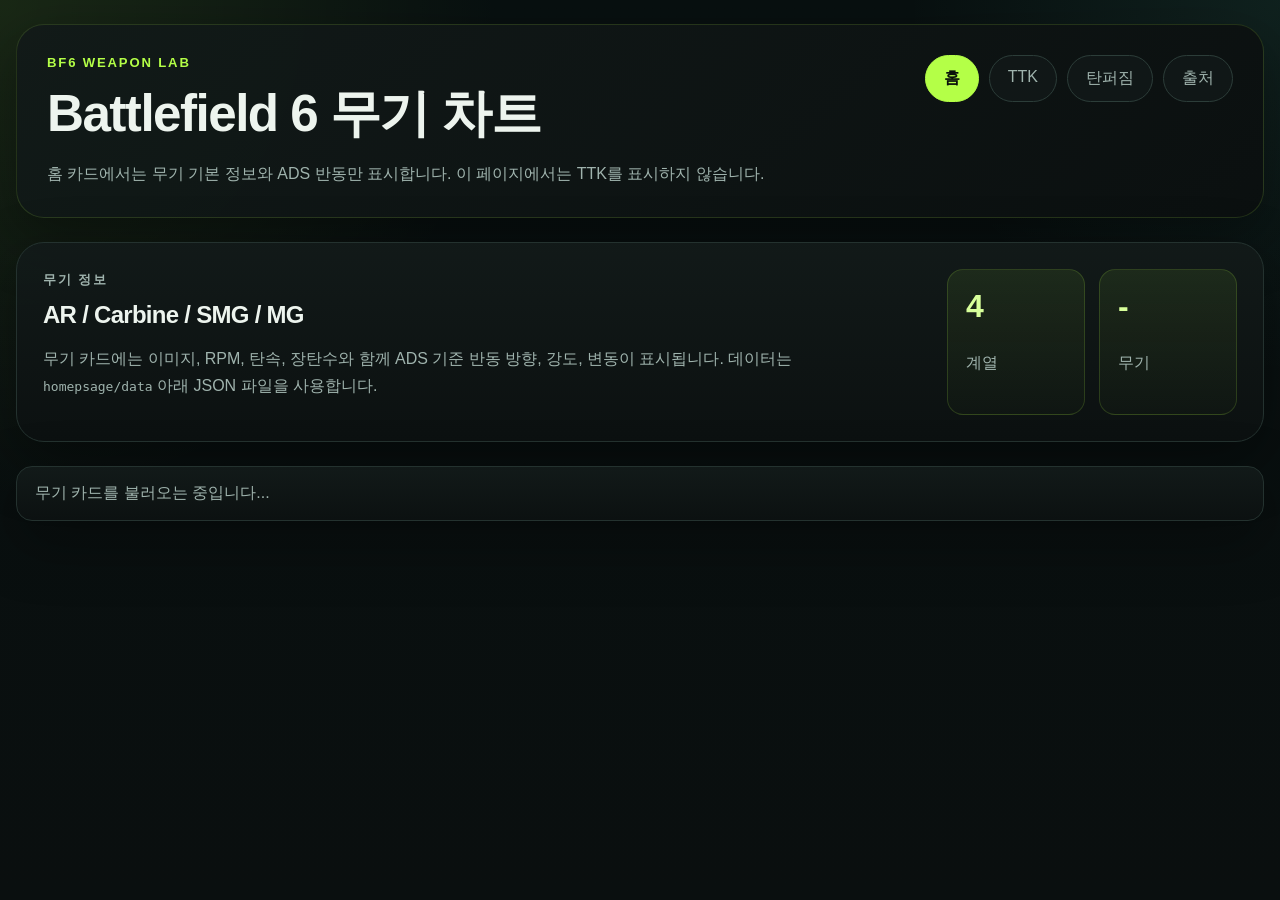
<file: BF6_Weapon/homepsage/index.html>
<!doctype html>
<html lang="ko">
  <head>
    <meta charset="utf-8" />
    <meta name="viewport" content="width=device-width, initial-scale=1" />
    <title>BF6 Weapon Lab</title>
    <meta http-equiv="refresh" content="0; url=./bf6-weapon-lab/" />
    <link rel="canonical" href="./bf6-weapon-lab/" />
  </head>
  <body>
    <p><a href="./bf6-weapon-lab/">BF6 Weapon Lab로 이동</a></p>
  </body>
  </html>
</file>
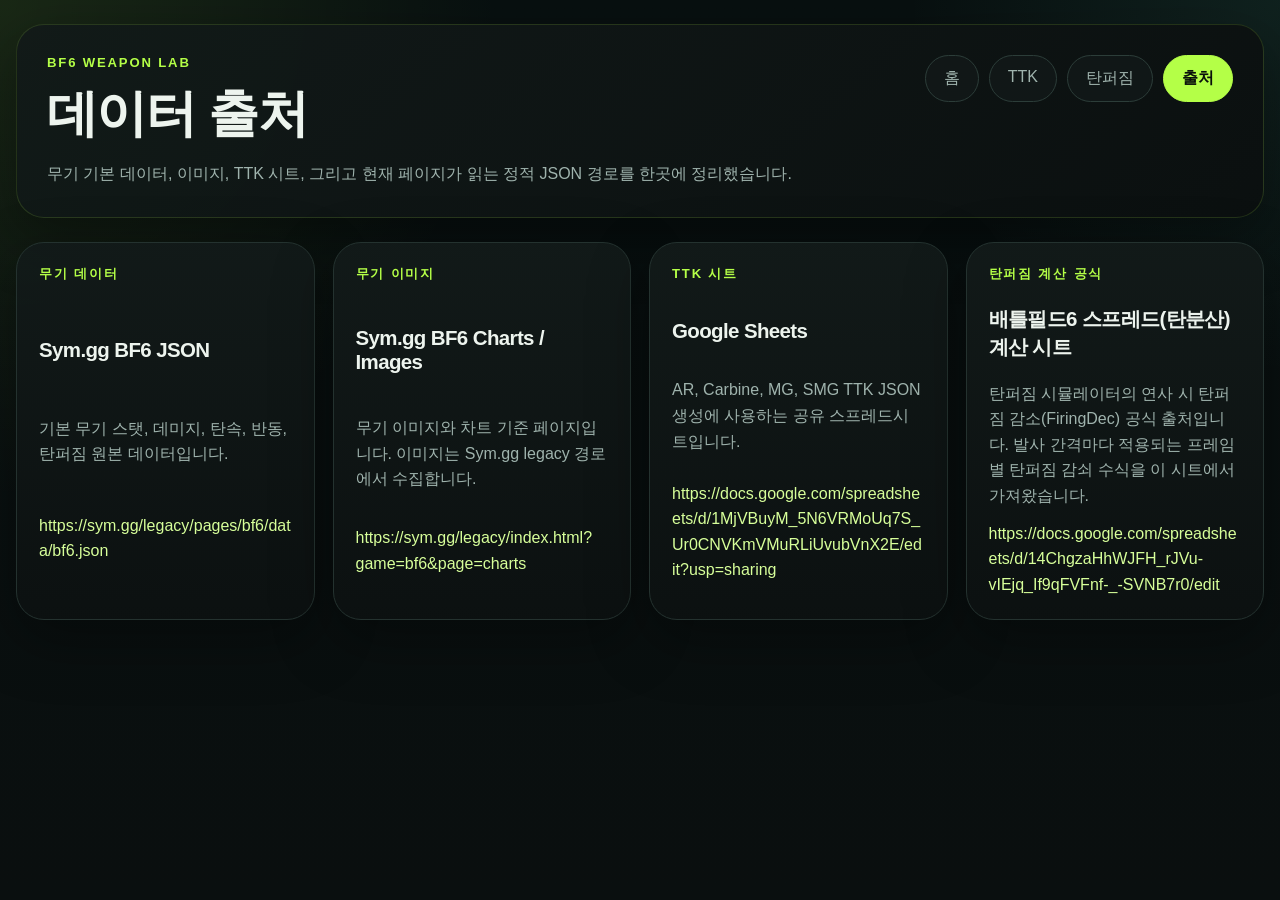
<file: BF6_Weapon/homepsage/bf6-weapon-lab/sources.html>
<!doctype html>
<html lang="ko">
  <head>
    <meta charset="utf-8" />
    <meta name="viewport" content="width=device-width, initial-scale=1" />
    <title>BF6 Weapon Lab | 출처</title>
    <meta
      name="description"
      content="BF6 Weapon Lab에서 사용하는 데이터 출처와 링크를 모아 보여줍니다."
    />
    <link rel="stylesheet" href="./assets/css/site.css" />
  </head>
  <body data-page="sources">
    <div class="site-shell">
      <header class="site-header">
        <div class="brand-block">
          <p class="eyebrow">BF6 Weapon Lab</p>
          <h1>데이터 출처</h1>
          <p class="subtitle">
            무기 기본 데이터, 이미지, TTK 시트, 그리고 현재 페이지가 읽는 정적 JSON 경로를 한곳에 정리했습니다.
          </p>
        </div>
        <nav class="top-nav" aria-label="Primary">
          <a class="nav-link" href="./index.html">홈</a>
          <a class="nav-link" href="./ttk.html">TTK</a>
          <a class="nav-link" href="./spread.html">탄퍼짐</a>
          <a class="nav-link is-active" href="./sources.html">출처</a>
        </nav>
      </header>

      <main class="page-content">
        <section class="source-grid">
          <article class="source-card">
            <p class="eyebrow">무기 데이터</p>
            <h2>Sym.gg BF6 JSON</h2>
            <p class="section-note">
              기본 무기 스탯, 데미지, 탄속, 반동, 탄퍼짐 원본 데이터입니다.
            </p>
            <a href="https://sym.gg/legacy/pages/bf6/data/bf6.json" target="_blank" rel="noreferrer">
              https://sym.gg/legacy/pages/bf6/data/bf6.json
            </a>
          </article>

          <article class="source-card">
            <p class="eyebrow">무기 이미지</p>
            <h2>Sym.gg BF6 Charts / Images</h2>
            <p class="section-note">
              무기 이미지와 차트 기준 페이지입니다. 이미지는 Sym.gg legacy 경로에서 수집합니다.
            </p>
            <a href="https://sym.gg/legacy/index.html?game=bf6&page=charts" target="_blank" rel="noreferrer">
              https://sym.gg/legacy/index.html?game=bf6&page=charts
            </a>
          </article>

          <article class="source-card">
            <p class="eyebrow">TTK 시트</p>
            <h2>Google Sheets</h2>
            <p class="section-note">
              AR, Carbine, MG, SMG TTK JSON 생성에 사용하는 공유 스프레드시트입니다.
            </p>
            <a
              href="https://docs.google.com/spreadsheets/d/1MjVBuyM_5N6VRMoUq7S_Ur0CNVKmVMuRLiUvubVnX2E/edit?usp=sharing"
              target="_blank"
              rel="noreferrer"
            >
              https://docs.google.com/spreadsheets/d/1MjVBuyM_5N6VRMoUq7S_Ur0CNVKmVMuRLiUvubVnX2E/edit?usp=sharing
            </a>
          </article>

          <article class="source-card">
            <p class="eyebrow">탄퍼짐 계산 공식</p>
            <h2>배틀필드6 스프레드(탄분산) 계산 시트</h2>
            <p class="section-note">
              탄퍼짐 시뮬레이터의 연사 시 탄퍼짐 감소(FiringDec) 공식 출처입니다. 발사 간격마다 적용되는 프레임별 탄퍼짐 감쇠 수식을 이 시트에서 가져왔습니다.
            </p>
            <a
              href="https://docs.google.com/spreadsheets/d/14ChgzaHhWJFH_rJVu-vIEjq_If9qFVFnf-_-SVNB7r0/edit"
              target="_blank"
              rel="noreferrer"
            >
              https://docs.google.com/spreadsheets/d/14ChgzaHhWJFH_rJVu-vIEjq_If9qFVFnf-_-SVNB7r0/edit
            </a>
          </article>
        </section>
      </main>
    </div>
  </body>
</html>
</file>
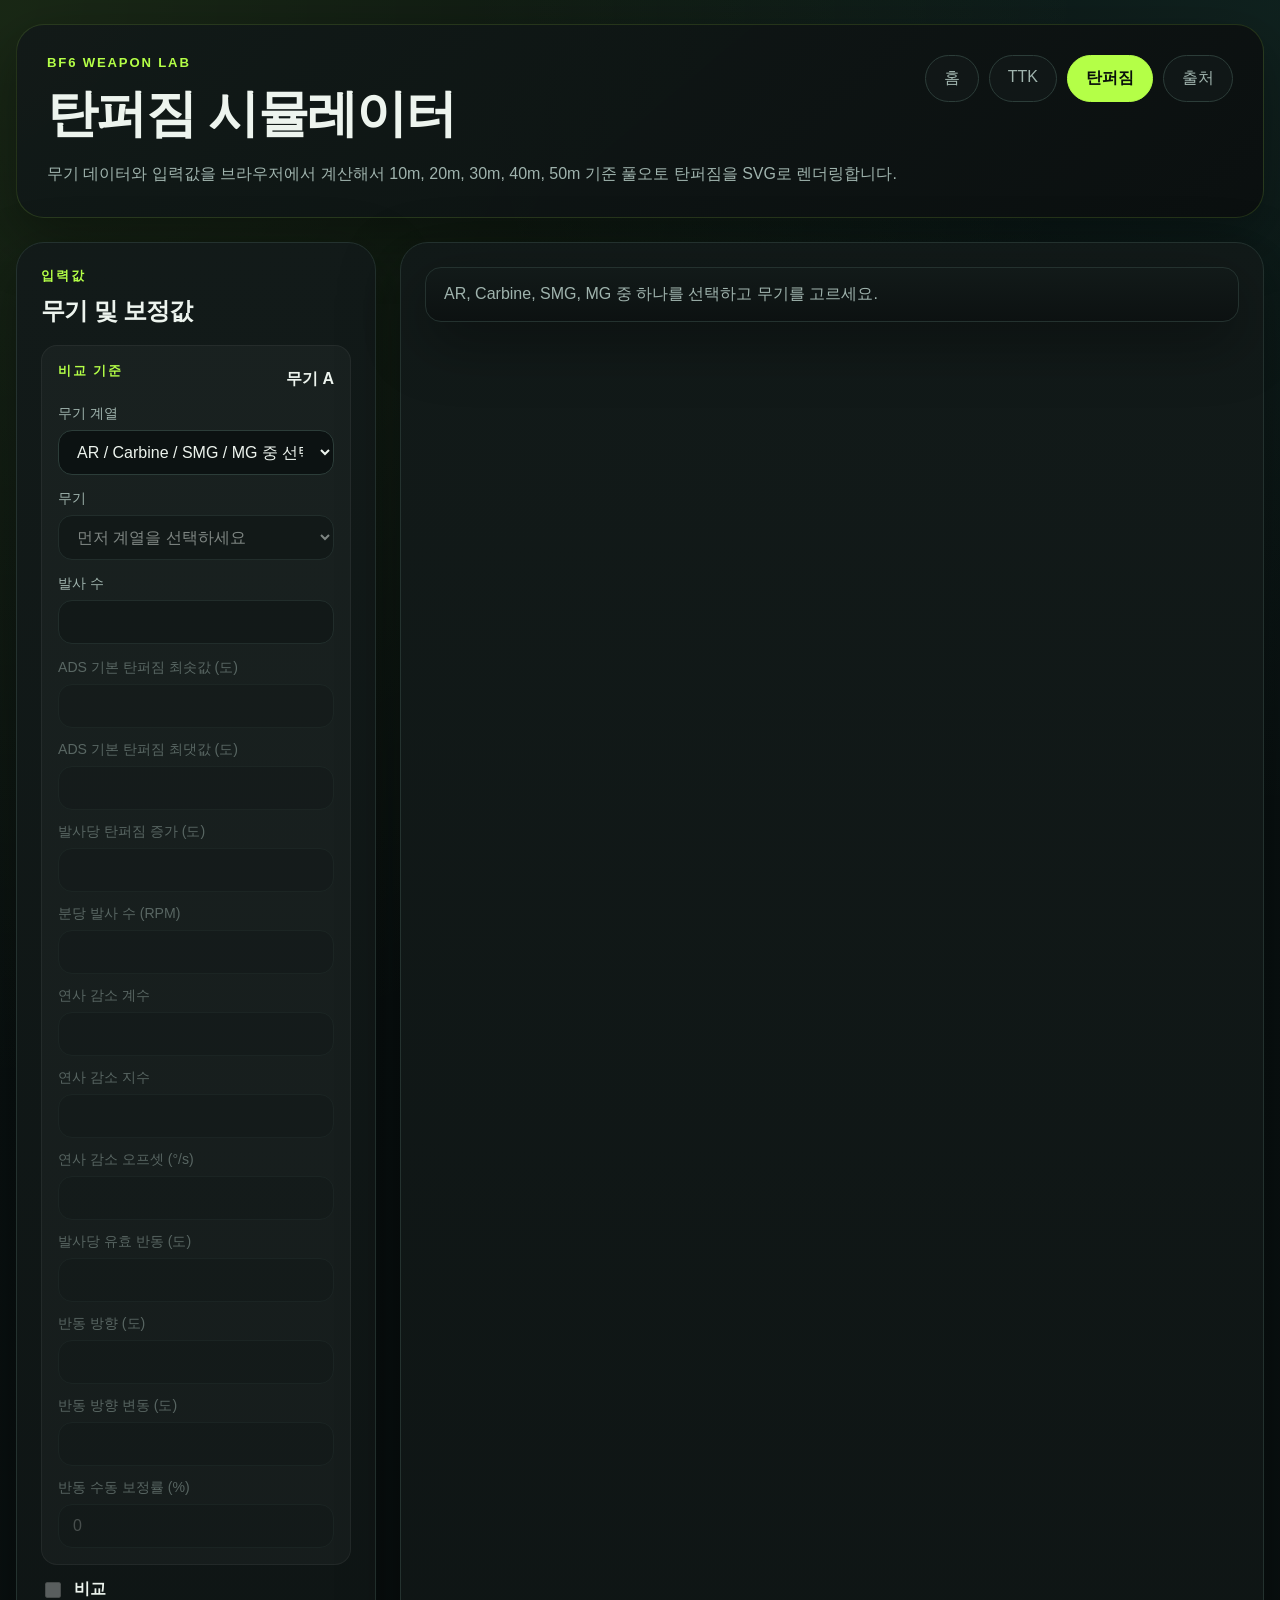
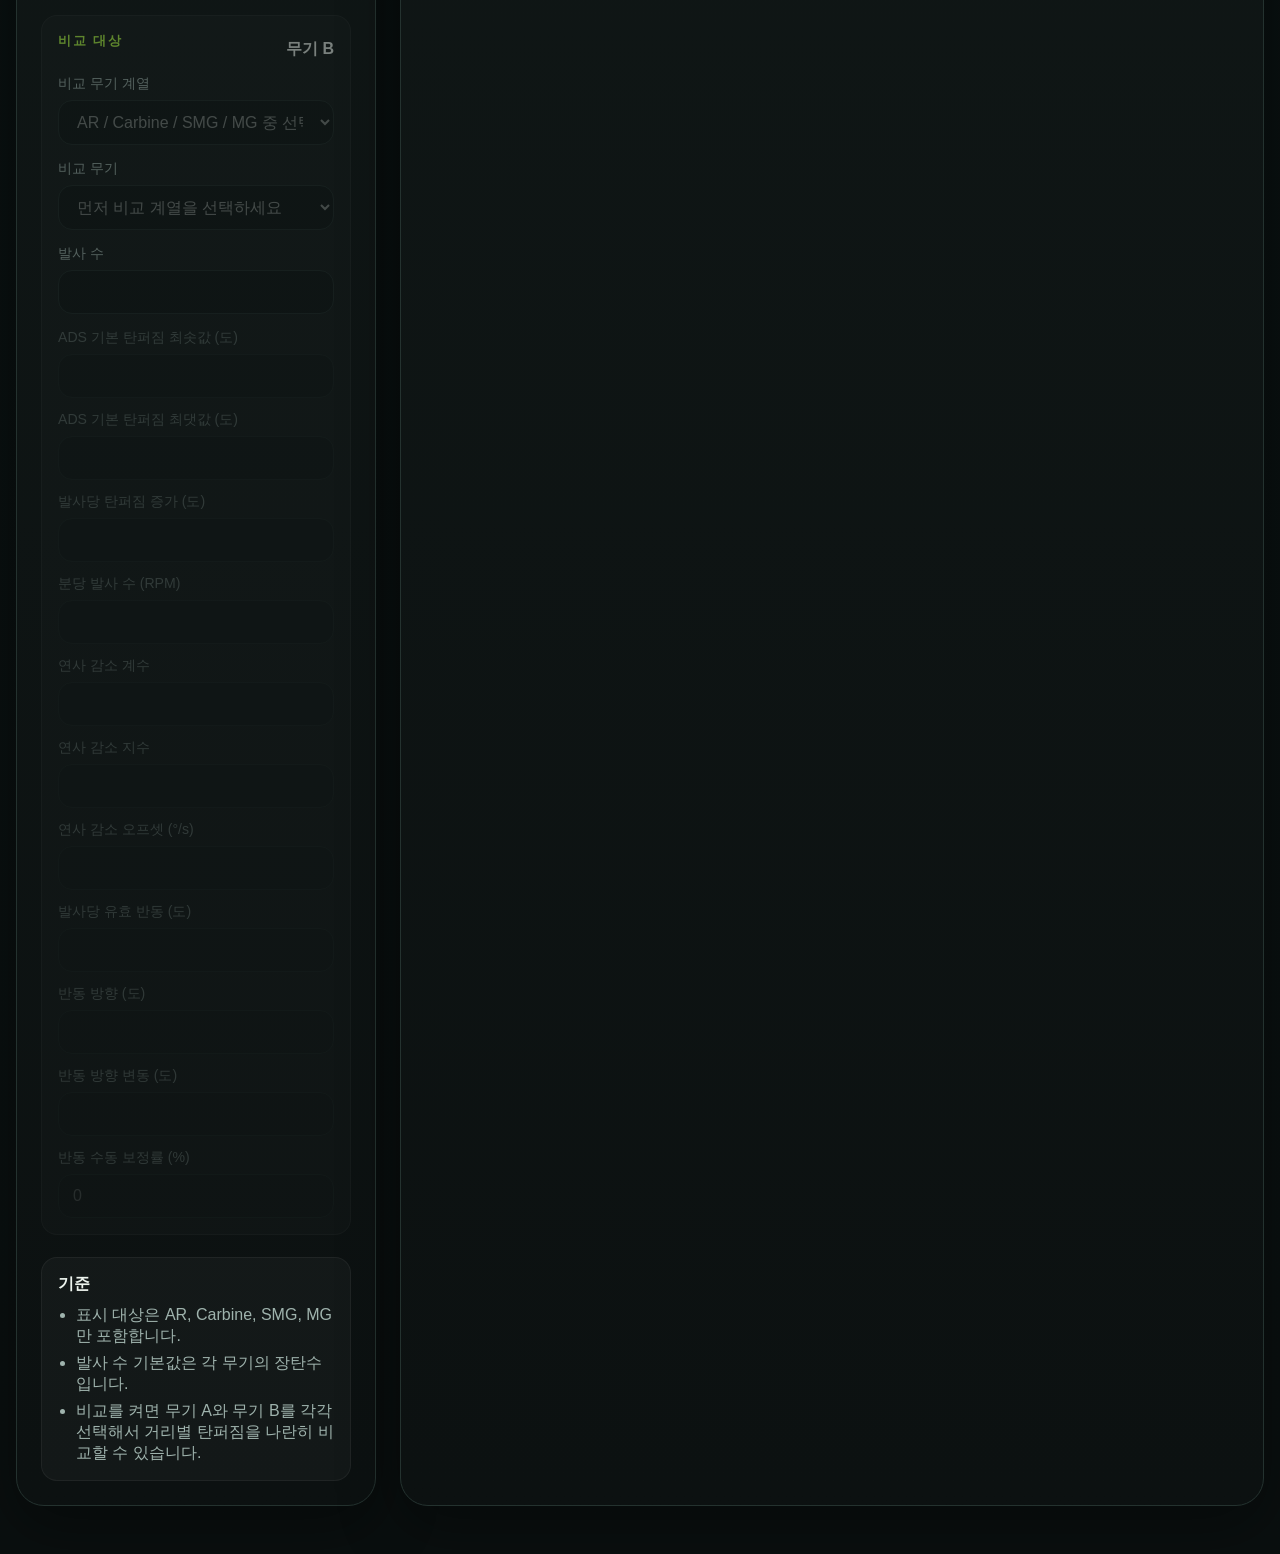
<file: BF6_Weapon/homepsage/bf6-weapon-lab/spread.html>
<!doctype html>
<html lang="ko">
  <head>
    <meta charset="utf-8" />
    <meta name="viewport" content="width=device-width, initial-scale=1" />
    <title>BF6 Weapon Lab | 탄퍼짐</title>
    <meta
      name="description"
      content="AR, Carbine, SMG, MG 무기의 탄퍼짐과 반동 입력값을 비교할 수 있습니다."
    />
    <link rel="stylesheet" href="./assets/css/site.css?v=3" />
  </head>
  <body data-page="spread">
    <div class="site-shell">
      <header class="site-header">
        <div class="brand-block">
          <p class="eyebrow">BF6 Weapon Lab</p>
          <h1>탄퍼짐 시뮬레이터</h1>
          <p class="subtitle">
            무기 데이터와 입력값을 브라우저에서 계산해서 10m, 20m, 30m, 40m, 50m 기준 풀오토 탄퍼짐을
            SVG로 렌더링합니다.
          </p>
        </div>
        <nav class="top-nav" aria-label="Primary">
          <a class="nav-link" href="./index.html">홈</a>
          <a class="nav-link" href="./ttk.html">TTK</a>
          <a class="nav-link is-active" href="./spread.html">탄퍼짐</a>
          <a class="nav-link" href="./sources.html">출처</a>
        </nav>
      </header>

      <main class="page-content">
        <section class="spread-layout">
          <aside class="control-panel">
            <div class="panel-heading">
              <p class="eyebrow">입력값</p>
              <h2>무기 및 보정값</h2>
            </div>

            <form id="spreadForm" class="control-form" autocomplete="off">
              <section class="compare-fieldset">
                <div class="compare-fieldset-head">
                  <p class="eyebrow">비교 기준</p>
                  <h3>무기 A</h3>
                </div>

                <label class="field">
                  <span>무기 계열</span>
                  <select id="classSelect" required>
                    <option value="">AR / Carbine / SMG / MG 중 선택</option>
                  </select>
                </label>

                <label class="field">
                  <span>무기</span>
                  <select id="weaponSelect" disabled required>
                    <option value="">먼저 계열을 선택하세요</option>
                  </select>
                </label>

                <label class="field">
                  <span>발사 수</span>
                  <input id="primaryShotCount" type="number" step="1" min="1" disabled />
                </label>

                <div id="primaryControlGroup" class="field-grid is-disabled" aria-live="polite">
                  <label class="field">
                    <span>ADS 기본 탄퍼짐 최솟값 (도)</span>
                    <input id="primaryAdsBaseSpread" type="number" step="0.001" min="0" disabled />
                  </label>
                  <label class="field">
                    <span>ADS 기본 탄퍼짐 최댓값 (도)</span>
                    <input id="primaryAdsBaseMax" type="number" step="0.1" min="0" disabled />
                  </label>
                  <label class="field">
                    <span>발사당 탄퍼짐 증가 (도)</span>
                    <input id="primaryAdsSpreadInc" type="number" step="0.001" min="0" disabled />
                  </label>
                  <label class="field">
                    <span>분당 발사 수 (RPM)</span>
                    <input id="primaryRpm" type="number" step="1" min="1" disabled />
                  </label>
                  <label class="field">
                    <span>연사 감소 계수</span>
                    <input id="primaryFiringDecCoef" type="number" step="0.01" min="0" disabled />
                  </label>
                  <label class="field">
                    <span>연사 감소 지수</span>
                    <input id="primaryFiringDecExp" type="number" step="0.01" min="0" disabled />
                  </label>
                  <label class="field">
                    <span>연사 감소 오프셋 (°/s)</span>
                    <input id="primaryFiringDecOffset" type="number" step="0.01" min="0" disabled />
                  </label>
                  <label class="field">
                    <span>발사당 유효 반동 (도)</span>
                    <input id="primaryRecoilAmount" type="number" step="0.001" min="0" disabled />
                  </label>
                  <label class="field">
                    <span>반동 방향 (도)</span>
                    <input id="primaryRecoilDirection" type="number" step="0.1" disabled />
                  </label>
                  <label class="field">
                    <span>반동 방향 변동 (도)</span>
                    <input id="primaryRecoilVariation" type="number" step="0.1" min="0" disabled />
                  </label>
                  <label class="field">
                    <span>반동 수동 보정률 (%)</span>
                    <input id="primaryRecoilCompensation" type="number" step="1" min="0" max="100" value="0" disabled />
                  </label>
                </div>
              </section>

              <label class="compare-toggle">
                <input id="compareEnabled" type="checkbox" disabled />
                <span>비교</span>
              </label>

              <section id="compareFieldset" class="compare-fieldset is-disabled" aria-live="polite">
                <div class="compare-fieldset-head">
                  <p class="eyebrow">비교 대상</p>
                  <h3>무기 B</h3>
                </div>

                <label class="field">
                  <span>비교 무기 계열</span>
                  <select id="compareClassSelect" disabled>
                    <option value="">AR / Carbine / SMG / MG 중 선택</option>
                  </select>
                </label>

                <label class="field">
                  <span>비교 무기</span>
                  <select id="compareWeaponSelect" disabled>
                    <option value="">먼저 비교 계열을 선택하세요</option>
                  </select>
                </label>

                <label class="field">
                  <span>발사 수</span>
                  <input id="compareShotCount" type="number" step="1" min="1" disabled />
                </label>

                <div id="compareControlGroup" class="field-grid is-disabled">
                  <label class="field">
                    <span>ADS 기본 탄퍼짐 최솟값 (도)</span>
                    <input id="compareAdsBaseSpread" type="number" step="0.001" min="0" disabled />
                  </label>
                  <label class="field">
                    <span>ADS 기본 탄퍼짐 최댓값 (도)</span>
                    <input id="compareAdsBaseMax" type="number" step="0.1" min="0" disabled />
                  </label>
                  <label class="field">
                    <span>발사당 탄퍼짐 증가 (도)</span>
                    <input id="compareAdsSpreadInc" type="number" step="0.001" min="0" disabled />
                  </label>
                  <label class="field">
                    <span>분당 발사 수 (RPM)</span>
                    <input id="compareRpm" type="number" step="1" min="1" disabled />
                  </label>
                  <label class="field">
                    <span>연사 감소 계수</span>
                    <input id="compareFiringDecCoef" type="number" step="0.01" min="0" disabled />
                  </label>
                  <label class="field">
                    <span>연사 감소 지수</span>
                    <input id="compareFiringDecExp" type="number" step="0.01" min="0" disabled />
                  </label>
                  <label class="field">
                    <span>연사 감소 오프셋 (°/s)</span>
                    <input id="compareFiringDecOffset" type="number" step="0.01" min="0" disabled />
                  </label>
                  <label class="field">
                    <span>발사당 유효 반동 (도)</span>
                    <input id="compareRecoilAmount" type="number" step="0.001" min="0" disabled />
                  </label>
                  <label class="field">
                    <span>반동 방향 (도)</span>
                    <input id="compareRecoilDirection" type="number" step="0.1" disabled />
                  </label>
                  <label class="field">
                    <span>반동 방향 변동 (도)</span>
                    <input id="compareRecoilVariation" type="number" step="0.1" min="0" disabled />
                  </label>
                  <label class="field">
                    <span>반동 수동 보정률 (%)</span>
                    <input id="compareRecoilCompensation" type="number" step="1" min="0" max="100" value="0" disabled />
                  </label>
                </div>
              </section>
            </form>

            <section class="spread-notes">
              <h3>기준</h3>
              <ul>
                <li>표시 대상은 AR, Carbine, SMG, MG만 포함합니다.</li>
                <li>발사 수 기본값은 각 무기의 장탄수입니다.</li>
                <li>비교를 켜면 무기 A와 무기 B를 각각 선택해서 거리별 탄퍼짐을 나란히 비교할 수 있습니다.</li>
              </ul>
            </section>
          </aside>

          <section class="spread-results">
            <div id="spreadStatus" class="status-banner">
              AR, Carbine, SMG, MG 중 하나를 선택하고 무기를 고르면 결과가 표시됩니다.
            </div>
            <div id="spreadMeta" class="spread-meta" hidden></div>
            <div id="spreadGrid" class="spread-grid" hidden></div>
          </section>
        </section>
      </main>
    </div>

    <script type="module" src="./assets/js/spread.js?v=5"></script>
  </body>
</html>
</file>
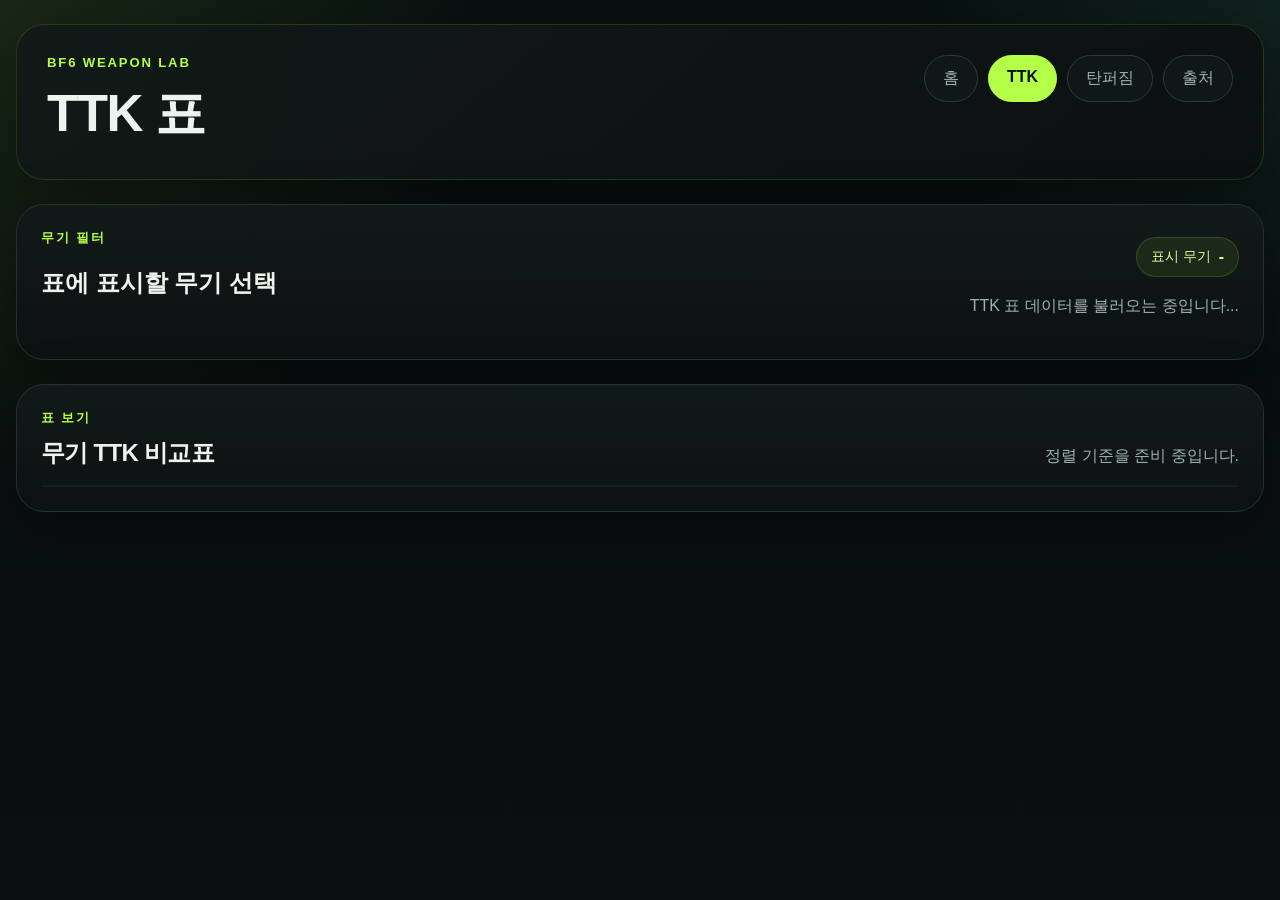
<file: BF6_Weapon/homepsage/bf6-weapon-lab/ttk.html>
<!doctype html>
<html lang="ko">
  <head>
    <meta charset="utf-8" />
    <meta name="viewport" content="width=device-width, initial-scale=1" />
    <title>BF6 Weapon Lab | TTK 표</title>
    <meta
      name="description"
      content="Google Sheet에서 생성한 Battlefield 6 무기 TTK 데이터를 표로 비교합니다."
    />
    <link rel="stylesheet" href="./assets/css/site.css" />
  </head>
  <body data-page="ttk">
    <div class="site-shell">
      <header class="site-header">
        <div class="brand-block">
          <p class="eyebrow">BF6 Weapon Lab</p>
          <h1>TTK 표</h1>
        </div>
        <nav class="top-nav" aria-label="Primary">
          <a class="nav-link" href="./index.html">홈</a>
          <a class="nav-link is-active" href="./ttk.html">TTK</a>
          <a class="nav-link" href="./spread.html">탄퍼짐</a>
          <a class="nav-link" href="./sources.html">출처</a>
        </nav>
      </header>

      <main class="page-content">
        <section class="filter-card">
          <div class="filter-card-head">
            <div>
              <p class="eyebrow">무기 필터</p>
              <h2>표에 표시할 무기 선택</h2>
            </div>
            <div class="filter-summary">
              <span class="filter-count">
                표시 무기 <strong id="ttkWeaponCount">-</strong>
              </span>
              <p id="ttkStatus" class="section-note">TTK 표 데이터를 불러오는 중입니다...</p>
            </div>
          </div>
          <div id="ttkFilterGroups" class="ttk-filter-groups" aria-live="polite"></div>
        </section>

        <section class="table-card">
          <div class="table-card-head">
            <div>
              <p class="eyebrow">표 보기</p>
              <h2>무기 TTK 비교표</h2>
            </div>
            <p id="ttkSortHint" class="section-note">정렬 기준을 준비 중입니다.</p>
          </div>
          <div class="ttk-table-wrap">
            <table class="ttk-table">
              <thead id="ttkTableHead"></thead>
              <tbody id="ttkTableBody"></tbody>
            </table>
          </div>
        </section>
      </main>
    </div>

    <script type="module" src="./assets/js/ttk.js"></script>
  </body>
</html>
</file>
<file: BF6_Weapon/homepsage/bf6-weapon-lab/assets/css/site.css>
:root {
  --bg: #0a0f0f;
  --panel: #121a19;
  --panel-strong: #182321;
  --panel-soft: #1c2826;
  --border: #2c3d39;
  --border-soft: #24322f;
  --text: #edf4ee;
  --muted: #9fb3ad;
  --accent: #b4ff47;
  --accent-soft: #d7ff9a;
  --danger: #ff7c6a;
  --shadow: 0 20px 60px rgba(0, 0, 0, 0.35);
  --radius-xl: 28px;
  --radius-lg: 22px;
  --radius-md: 16px;
}

* {
  box-sizing: border-box;
}

html {
  scroll-behavior: smooth;
}

body {
  margin: 0;
  min-height: 100vh;
  font-family: "Segoe UI", "Pretendard", "Noto Sans KR", sans-serif;
  color: var(--text);
  background:
    radial-gradient(circle at top left, rgba(180, 255, 71, 0.1), transparent 32%),
    radial-gradient(circle at top right, rgba(108, 239, 202, 0.08), transparent 24%),
    linear-gradient(180deg, #081010 0%, #0a0f0f 100%);
}

a {
  color: inherit;
  text-decoration: none;
}

img {
  display: block;
  max-width: 100%;
}

.site-shell {
  width: min(1500px, calc(100vw - 32px));
  margin: 0 auto;
  padding: 24px 0 48px;
}

.site-header {
  display: flex;
  justify-content: space-between;
  gap: 24px;
  align-items: flex-start;
  margin-bottom: 24px;
  padding: 30px;
  border: 1px solid rgba(180, 255, 71, 0.14);
  border-radius: var(--radius-xl);
  background: linear-gradient(140deg, rgba(18, 26, 25, 0.96), rgba(11, 16, 16, 0.98));
  box-shadow: var(--shadow);
}

.brand-block h1,
.hero-panel h2,
.panel-heading h2,
.table-card-head h2,
.class-section-header h2 {
  margin: 0;
  font-weight: 800;
  letter-spacing: -0.03em;
}

.brand-block h1 {
  font-size: clamp(2rem, 4vw, 3.2rem);
}

.eyebrow,
.hero-label {
  margin: 0 0 10px;
  color: var(--accent);
  font-size: 0.82rem;
  font-weight: 800;
  letter-spacing: 0.14em;
  text-transform: uppercase;
}

.subtitle,
.hero-panel p,
.section-note,
.status-banner,
.meta-label,
.weapon-note,
.breakpoint-tip,
.spread-notes li {
  color: var(--muted);
}

.subtitle {
  max-width: 860px;
  margin: 12px 0 0;
  line-height: 1.6;
}

.top-nav {
  display: inline-flex;
  gap: 10px;
  flex-wrap: wrap;
}

.nav-link {
  padding: 12px 18px;
  border: 1px solid var(--border);
  border-radius: 999px;
  background: rgba(18, 26, 25, 0.72);
  color: var(--muted);
  transition: 180ms ease;
}

.nav-link:hover,
.nav-link:focus-visible {
  color: var(--text);
  border-color: var(--accent);
}

.nav-link.is-active {
  color: #09100b;
  border-color: var(--accent);
  background: var(--accent);
  font-weight: 700;
}

.page-content {
  display: grid;
  gap: 24px;
}

.hero-panel,
.control-panel,
.spread-results,
.filter-card,
.source-card,
.table-card,
.class-section,
.weapon-card,
.status-banner {
  border: 1px solid var(--border-soft);
  background: linear-gradient(180deg, rgba(18, 26, 25, 0.98), rgba(12, 17, 17, 0.98));
  box-shadow: var(--shadow);
}

.hero-panel {
  display: flex;
  justify-content: space-between;
  gap: 24px;
  align-items: stretch;
  padding: 26px;
  border-radius: var(--radius-xl);
}

.hero-panel p {
  max-width: 780px;
  line-height: 1.7;
}

.hero-meta {
  display: grid;
  grid-template-columns: repeat(2, minmax(120px, 1fr));
  gap: 14px;
  min-width: 290px;
}

.meta-chip {
  display: grid;
  gap: 6px;
  padding: 18px;
  border-radius: var(--radius-md);
  background: linear-gradient(180deg, rgba(180, 255, 71, 0.08), rgba(180, 255, 71, 0.02));
  border: 1px solid rgba(180, 255, 71, 0.16);
}

.meta-value {
  font-size: 2rem;
  font-weight: 800;
  color: var(--accent-soft);
}

.status-banner {
  padding: 16px 18px;
  border-radius: var(--radius-md);
}

.status-banner.is-error {
  color: #ffd8d1;
  border-color: rgba(255, 124, 106, 0.28);
  background: rgba(73, 31, 24, 0.88);
}

.weapon-sections {
  display: grid;
  gap: 22px;
}

.class-section {
  padding: 22px;
  border-radius: var(--radius-xl);
}

.class-section-header {
  display: flex;
  justify-content: space-between;
  gap: 18px;
  align-items: end;
  margin-bottom: 18px;
}

.class-section-header h2 {
  font-size: clamp(1.5rem, 2vw, 2rem);
}

.section-note {
  margin: 8px 0 0;
  line-height: 1.6;
}

.weapon-grid {
  display: grid;
  grid-template-columns: repeat(auto-fit, minmax(290px, 1fr));
  gap: 18px;
}

.weapon-card {
  display: grid;
  gap: 16px;
  padding: 18px;
  border-radius: var(--radius-lg);
}

.weapon-card-header {
  display: flex;
  justify-content: space-between;
  gap: 14px;
  align-items: start;
}

.weapon-name {
  margin: 0;
  font-size: 1.35rem;
  font-weight: 800;
  letter-spacing: -0.03em;
}

.weapon-codename {
  margin-top: 6px;
  color: var(--muted);
  font-size: 0.85rem;
}

.weapon-badge {
  padding: 8px 11px;
  border-radius: 999px;
  border: 1px solid rgba(180, 255, 71, 0.18);
  background: rgba(180, 255, 71, 0.08);
  color: var(--accent-soft);
  font-size: 0.75rem;
  font-weight: 700;
  letter-spacing: 0.08em;
  text-transform: uppercase;
}

.weapon-visual {
  min-height: 138px;
  display: grid;
  place-items: center;
  padding: 14px;
  border-radius: var(--radius-md);
  background:
    radial-gradient(circle at center, rgba(180, 255, 71, 0.12), transparent 58%),
    linear-gradient(180deg, rgba(24, 35, 33, 0.95), rgba(11, 16, 16, 0.95));
  border: 1px solid rgba(180, 255, 71, 0.08);
}

.weapon-visual picture,
.weapon-visual img {
  width: 100%;
  max-width: 260px;
  max-height: 110px;
  object-fit: contain;
}

.stat-grid {
  display: grid;
  grid-template-columns: repeat(3, minmax(0, 1fr));
  gap: 12px;
}

.stat-box {
  padding: 12px;
  border-radius: 14px;
  background: rgba(255, 255, 255, 0.025);
  border: 1px solid rgba(255, 255, 255, 0.06);
}

.stat-label {
  display: block;
  font-size: 0.74rem;
  color: var(--muted);
  margin-bottom: 6px;
  text-transform: uppercase;
  letter-spacing: 0.08em;
}

.stat-value {
  font-size: 1.08rem;
  font-weight: 700;
}

.breakpoint-block {
  display: grid;
  gap: 10px;
}

.breakpoint-head {
  display: flex;
  justify-content: space-between;
  align-items: baseline;
  gap: 12px;
}

.breakpoint-head h3 {
  margin: 0;
  font-size: 1rem;
}

.breakpoint-tip {
  font-size: 0.76rem;
}

.ttk-list {
  display: grid;
  gap: 8px;
}

.ttk-item {
  display: grid;
  grid-template-columns: 82px 1fr 1fr;
  gap: 10px;
  align-items: center;
  padding: 10px 12px;
  border-radius: 12px;
  background: rgba(255, 255, 255, 0.03);
  border: 1px solid rgba(255, 255, 255, 0.05);
}

.ttk-distance {
  color: var(--accent-soft);
  font-weight: 700;
}

.ttk-meta {
  color: var(--muted);
  font-size: 0.88rem;
}

.ttk-value {
  text-align: right;
  font-weight: 800;
}

.recoil-block {
  display: grid;
  gap: 10px;
}

.recoil-block-head {
  margin: 0 0 2px;
}

.recoil-fan-svg {
  width: 100%;
  display: block;
}

.recoil-nums {
  display: grid;
  grid-template-columns: repeat(3, 1fr);
  gap: 4px;
  margin-top: -4px;
}

.recoil-num-item {
  display: flex;
  flex-direction: column;
  align-items: center;
  gap: 1px;
}

.stat-box--ttk10 {
  display: flex;
  justify-content: space-between;
  align-items: center;
  margin-top: 2px;
}

.ttk10-values {
  display: flex;
  align-items: baseline;
  gap: 6px;
}

.stat-sublabel {
  color: var(--muted);
  font-size: 0.8rem;
}

.spread-layout {
  display: grid;
  grid-template-columns: 360px minmax(0, 1fr);
  gap: 24px;
}

.control-panel,
.spread-results,
.filter-card,
.table-card {
  border-radius: var(--radius-xl);
  padding: 24px;
}

.filter-card-head {
  display: flex;
  justify-content: space-between;
  gap: 16px;
  align-items: end;
  margin-bottom: 16px;
}

.filter-summary {
  display: grid;
  gap: 8px;
  justify-items: end;
}

.filter-count {
  display: inline-flex;
  align-items: center;
  gap: 8px;
  padding: 10px 14px;
  border-radius: 999px;
  border: 1px solid rgba(180, 255, 71, 0.16);
  background: rgba(180, 255, 71, 0.08);
  color: var(--accent-soft);
  font-size: 0.86rem;
}

.filter-count strong {
  font-size: 1rem;
}

.ttk-filter-groups {
  display: grid;
  grid-template-columns: repeat(2, minmax(0, 1fr));
  gap: 16px;
}

.ttk-filter-group {
  padding: 16px;
  border-radius: var(--radius-lg);
  background: linear-gradient(180deg, rgba(24, 35, 33, 0.95), rgba(8, 12, 12, 0.95));
  border: 1px solid rgba(255, 255, 255, 0.06);
}

.ttk-filter-group-head {
  display: flex;
  justify-content: space-between;
  gap: 8px;
  align-items: center;
  margin-bottom: 12px;
}

.ttk-filter-group-head h3 {
  margin: 0;
  font-size: 1rem;
}

.ttk-group-toggle {
  display: inline-flex;
  align-items: center;
  gap: 10px;
  cursor: pointer;
}

.ttk-group-toggle input[type="checkbox"] {
  width: 16px;
  min-width: 16px;
  height: 16px;
  padding: 0;
  accent-color: var(--accent);
}

.ttk-group-toggle span {
  color: var(--text);
  font-size: 1rem;
  font-weight: 700;
}

.ttk-filter-group-head span {
  color: var(--muted);
  font-size: 0.82rem;
}

.ttk-filter-list {
  display: grid;
  grid-template-columns: repeat(auto-fit, minmax(150px, 1fr));
  gap: 10px;
}

.ttk-check {
  display: flex;
  align-items: center;
  gap: 10px;
  padding: 10px 12px;
  border-radius: 12px;
  background: rgba(255, 255, 255, 0.03);
  border: 1px solid rgba(255, 255, 255, 0.05);
  cursor: pointer;
}

.ttk-check input[type="checkbox"] {
  width: 16px;
  min-width: 16px;
  height: 16px;
  padding: 0;
  accent-color: var(--accent);
}

.ttk-check span {
  color: var(--text);
  font-size: 0.9rem;
}

.table-card-head {
  display: flex;
  justify-content: space-between;
  gap: 16px;
  align-items: end;
  margin-bottom: 16px;
}

.ttk-table-wrap {
  overflow: auto;
  border-radius: var(--radius-lg);
  border: 1px solid rgba(255, 255, 255, 0.06);
  background: rgba(7, 16, 15, 0.94);
}

.ttk-table {
  width: 100%;
  min-width: 1160px;
  border-collapse: collapse;
}

.ttk-table th,
.ttk-table td {
  padding: 14px 16px;
  border-bottom: 1px solid rgba(255, 255, 255, 0.06);
  vertical-align: middle;
  white-space: nowrap;
}

.ttk-table thead th {
  position: sticky;
  top: 0;
  z-index: 1;
  background: rgba(16, 24, 23, 0.98);
}

.ttk-table tbody tr:hover {
  background: rgba(180, 255, 71, 0.05);
}

.sort-button {
  padding: 0;
  border: 0;
  background: transparent;
  color: var(--muted);
  font: inherit;
  font-weight: 700;
  cursor: pointer;
}

.sort-button:hover,
.sort-button:focus-visible,
.sort-button.is-active {
  color: var(--accent-soft);
}

.align-right {
  text-align: right;
}

.weapon-cell {
  display: grid;
  gap: 4px;
}

.weapon-cell strong {
  font-size: 0.98rem;
}

.weapon-cell span,
.cell-muted {
  color: var(--muted);
  font-size: 0.84rem;
}

.class-pill {
  display: inline-flex;
  padding: 7px 11px;
  border-radius: 999px;
  border: 1px solid rgba(180, 255, 71, 0.16);
  background: rgba(180, 255, 71, 0.08);
  color: var(--accent-soft);
  font-size: 0.78rem;
  font-weight: 700;
  letter-spacing: 0.06em;
  text-transform: uppercase;
}

.source-grid {
  display: grid;
  grid-template-columns: repeat(auto-fit, minmax(280px, 1fr));
  gap: 18px;
}

.source-card {
  display: grid;
  gap: 12px;
  padding: 22px;
  border-radius: var(--radius-xl);
}

.source-card h2 {
  margin: 0;
  font-size: 1.28rem;
  letter-spacing: -0.03em;
}

.source-card a {
  color: var(--accent-soft);
  line-height: 1.6;
  overflow-wrap: anywhere;
}

.source-card a:hover,
.source-card a:focus-visible {
  text-decoration: underline;
}

.panel-heading {
  margin-bottom: 18px;
}

.control-form {
  display: grid;
  gap: 14px;
}

.compare-toggle {
  display: inline-flex;
  align-items: center;
  gap: 10px;
  width: fit-content;
  cursor: pointer;
}

.compare-toggle input[type="checkbox"] {
  width: 16px;
  min-width: 16px;
  height: 16px;
  padding: 0;
  accent-color: var(--accent);
}

.compare-toggle span {
  color: var(--text);
  font-weight: 700;
}

.compare-fieldset {
  display: grid;
  gap: 14px;
  padding: 16px;
  border-radius: var(--radius-md);
  background: rgba(255, 255, 255, 0.03);
  border: 1px solid rgba(255, 255, 255, 0.05);
}

.compare-fieldset.is-disabled {
  opacity: 0.48;
}

.compare-fieldset-head {
  display: flex;
  justify-content: space-between;
  gap: 12px;
  align-items: end;
}

.compare-fieldset-head h3 {
  margin: 0;
  font-size: 1rem;
}

.field-grid {
  display: grid;
  gap: 12px;
}

.field {
  display: grid;
  gap: 7px;
}

.field span {
  color: var(--muted);
  font-size: 0.88rem;
}

select,
input {
  width: 100%;
  padding: 12px 14px;
  border: 1px solid var(--border);
  border-radius: 14px;
  background: rgba(12, 17, 17, 0.9);
  color: var(--text);
  font: inherit;
}

select:disabled,
input:disabled,
.field-grid.is-disabled {
  opacity: 0.48;
}

.spread-notes {
  margin-top: 22px;
  padding: 16px;
  border-radius: var(--radius-md);
  background: rgba(255, 255, 255, 0.03);
  border: 1px solid rgba(255, 255, 255, 0.05);
}

.spread-notes h3 {
  margin: 0 0 10px;
  font-size: 1rem;
}

.spread-notes ul {
  margin: 0;
  padding-left: 18px;
  display: grid;
  gap: 6px;
}

.spread-meta {
  display: flex;
  flex-wrap: wrap;
  gap: 10px;
  margin-bottom: 16px;
}

.spread-meta-chip {
  padding: 10px 14px;
  border-radius: 999px;
  border: 1px solid rgba(180, 255, 71, 0.16);
  background: rgba(180, 255, 71, 0.08);
  color: var(--accent-soft);
  font-size: 0.86rem;
}

.spread-grid {
  display: grid;
  grid-template-columns: 1fr;
  gap: 18px;
}

.spread-distance-group {
  display: grid;
  gap: 12px;
}

.spread-distance-group--compare {
  grid-template-columns: repeat(2, 1fr);
}

.spread-panel {
  padding: 14px;
  border-radius: var(--radius-lg);
  background: linear-gradient(180deg, rgba(24, 35, 33, 0.95), rgba(8, 12, 12, 0.95));
  border: 1px solid rgba(255, 255, 255, 0.06);
}

.spread-panel-compare {
  border-color: rgba(180, 255, 71, 0.18);
}

.spread-panel-head {
  display: flex;
  justify-content: space-between;
  gap: 8px;
  align-items: end;
  margin-bottom: 12px;
}

.spread-panel-head h3 {
  margin: 0;
  font-size: 1.2rem;
}

.spread-diam {
  font-size: 0.85rem;
  font-weight: 500;
  color: rgba(180, 255, 71, 0.75);
  margin-left: 6px;
}

.spread-panel-head span {
  color: var(--muted);
  font-size: 0.82rem;
}

.spread-svg {
  width: 100%;
  height: auto;
  border-radius: 14px;
  background:
    radial-gradient(circle at center, rgba(180, 255, 71, 0.06), transparent 54%),
    #07100f;
  border: 1px solid rgba(180, 255, 71, 0.1);
}

.spread-legend {
  margin-top: 10px;
  color: var(--muted);
  font-size: 0.8rem;
}

@media (max-width: 1100px) {
  .site-header,
  .hero-panel,
  .class-section-header,
  .filter-card-head,
  .table-card-head,
  .spread-layout {
    grid-template-columns: 1fr;
    flex-direction: column;
  }

  .hero-meta {
    min-width: 0;
  }
}

@media (max-width: 720px) {
  .site-shell {
    width: min(100vw - 20px, 1500px);
    padding-top: 10px;
  }

  .site-header,
  .hero-panel,
  .class-section,
  .control-panel,
  .spread-results,
  .filter-card,
  .table-card {
    padding: 18px;
  }

  .ttk-filter-groups,
  .source-grid,
  .weapon-grid,
  .spread-grid {
    grid-template-columns: 1fr;
  }

  .stat-grid {
    grid-template-columns: repeat(2, minmax(0, 1fr));
  }

  .ttk-item {
    grid-template-columns: 1fr;
    text-align: left;
  }

  .ttk-value {
    text-align: left;
  }

  .spread-distance-group--compare {
    grid-template-columns: 1fr;
  }
}
</file>
